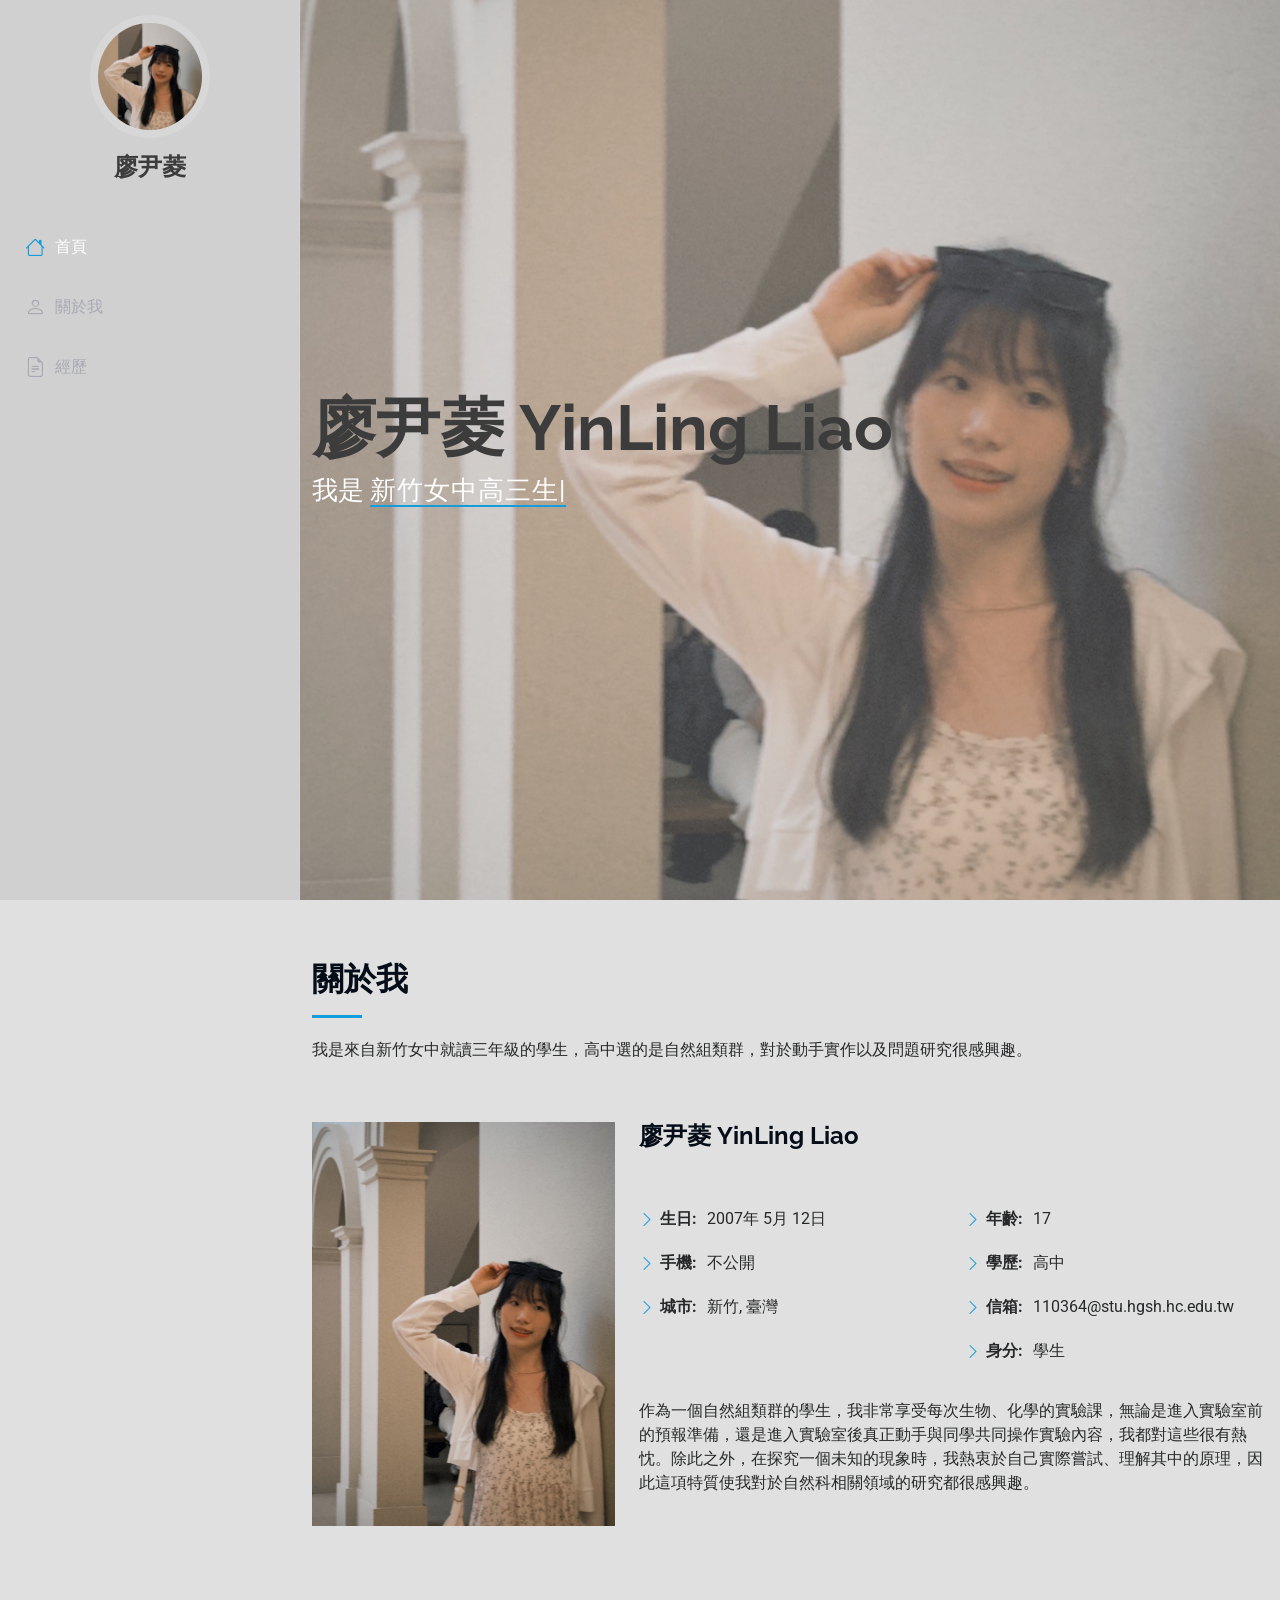
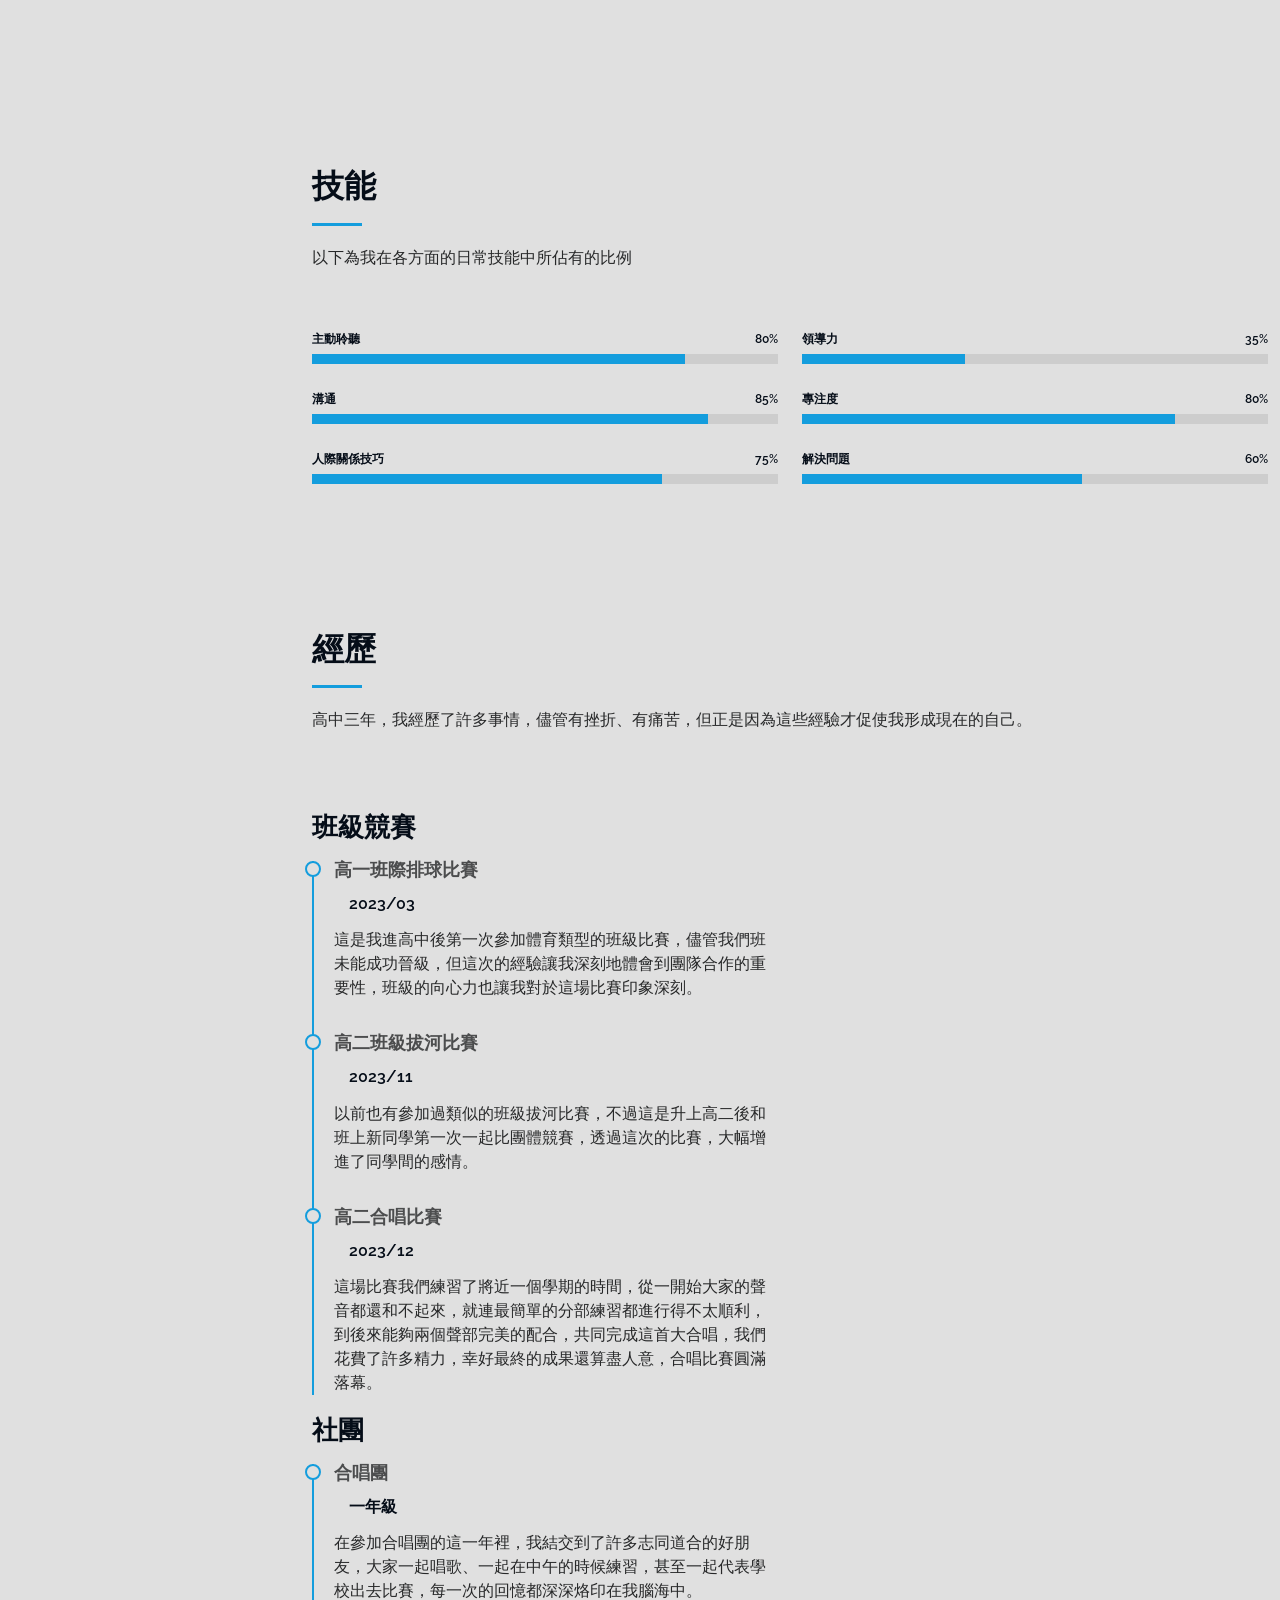
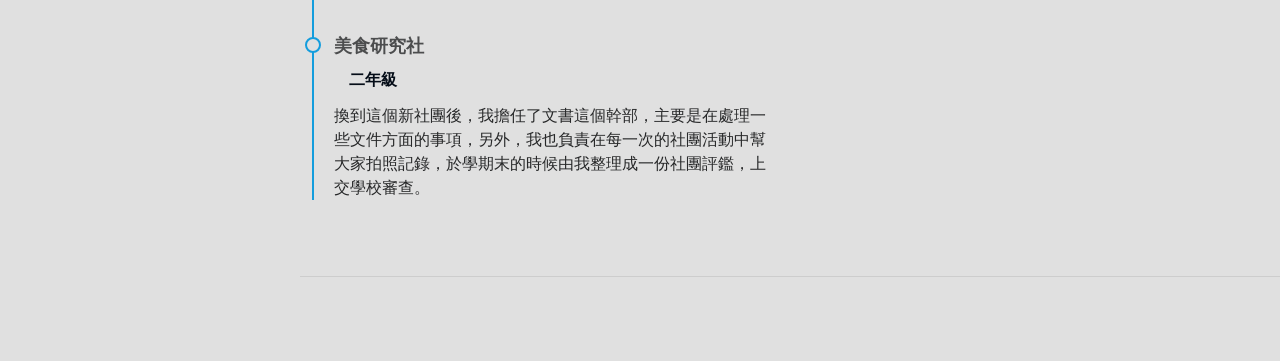
<file: index.html>
<!DOCTYPE html>
<html lang="en">

<head>
  <meta charset="utf-8">
  <meta content="width=device-width, initial-scale=1.0" name="viewport">
  <title>My Introduction</title>
  <meta content="" name="description">
  <meta content="" name="keywords">

  <!-- Favicons -->
  <link href="assets/img/favicon.png" rel="icon">
  <link href="assets/img/apple-touch-icon.png" rel="apple-touch-icon">

  <!-- Fonts -->
  <link href="https://fonts.googleapis.com" rel="preconnect">
  <link href="https://fonts.gstatic.com" rel="preconnect" crossorigin>
  <link href="https://fonts.googleapis.com/css2?family=Roboto:ital,wght@0,100;0,300;0,400;0,500;0,700;0,900;1,100;1,300;1,400;1,500;1,700;1,900&family=Poppins:ital,wght@0,100;0,200;0,300;0,400;0,500;0,600;0,700;0,800;0,900;1,100;1,200;1,300;1,400;1,500;1,600;1,700;1,800;1,900&family=Raleway:ital,wght@0,100;0,200;0,300;0,400;0,500;0,600;0,700;0,800;0,900;1,100;1,200;1,300;1,400;1,500;1,600;1,700;1,800;1,900&display=swap" rel="stylesheet">

  <!-- Vendor CSS Files -->
  <link href="assets/vendor/bootstrap/css/bootstrap.min.css" rel="stylesheet">
  <link href="assets/vendor/bootstrap-icons/bootstrap-icons.css" rel="stylesheet">
  <link href="assets/vendor/aos/aos.css" rel="stylesheet">
  <link href="assets/vendor/glightbox/css/glightbox.min.css" rel="stylesheet">
  <link href="assets/vendor/swiper/swiper-bundle.min.css" rel="stylesheet">

  <!-- Main CSS File -->
  <link href="assets/css/main.css" rel="stylesheet">

  <!-- =======================================================
  * Template Name: iPortfolio
  * Template URL: https://bootstrapmade.com/iportfolio-bootstrap-portfolio-websites-template/
  * Updated: Jun 29 2024 with Bootstrap v5.3.3
  * Author: BootstrapMade.com
  * License: https://bootstrapmade.com/license/
  ======================================================== -->
</head>

<body class="index-page">

  <header id="header" class="header dark-background d-flex flex-column">
    <i class="header-toggle d-xl-none bi bi-list"></i>

    <div class="profile-img">
      <img src="assets/img/MTXX_MR20240401.jpg" alt="" class="img-fluid rounded-circle">
    </div>

    <a href="index.html" class="logo d-flex align-items-center justify-content-center">
      <!-- Uncomment the line below if you also wish to use an image logo -->
      <!-- <img src="assets/img/logo.png" alt=""> -->
      <h1 class="sitename">廖尹菱</h1>
    </a>

    <div class="social-links text-center">
    </div>

    <nav id="navmenu" class="navmenu">
      <ul>
        <li><a href="#hero" class="active"><i class="bi bi-house navicon"></i>首頁</a></li>
        <li><a href="#about"><i class="bi bi-person navicon"></i> 關於我</a></li>
        <li><a href="#resume"><i class="bi bi-file-earmark-text navicon"></i> 經歷</a></li>
      </ul>
    </nav>

  </header>

  <main class="main">

    <!-- Hero Section -->
    <section id="hero" class="hero section dark-background">

      <img src="assets/img/MTXX_MR20240401_181417714.jpg" alt="" data-aos="fade-in" class="">

      <div class="container" data-aos="fade-up" data-aos-delay="500">
        <h2>廖尹菱   YinLing Liao</h2>
        <p>我是 <span class="typed" data-typed-items="新竹女中高三生"></span><span class="typed-cursor typed-cursor--blink" aria-hidden="true"></span><span class="typed-cursor typed-cursor--blink" aria-hidden="true"></span></p>
      </div>

    </section><!-- /Hero Section -->

    <!-- About Section -->
    <section id="about" class="about section">

      <!-- Section Title -->
      <div class="container section-title" data-aos="fade-up">
        <h2>關於我</h2>
        <p>我是來自新竹女中就讀三年級的學生，高中選的是自然組類群，對於動手實作以及問題研究很感興趣。</p>
      </div><!-- End Section Title -->

      <div class="container" data-aos="fade-up" data-aos-delay="100">

        <div class="row gy-4 justify-content-center">
          <div class="col-lg-4">
            <img src="assets/img/MTXX_MR20240401_181417714.jpg" class="img-fluid" alt="">
          </div>
          <div class="col-lg-8 content">
            <h2>廖尹菱 YinLing Liao</h2>
            <p class="fst-italic py-3">
              
            </p>
            <div class="row">
              <div class="col-lg-6">
                <ul>
                  <li><i class="bi bi-chevron-right"></i> <strong>生日:</strong> <span>2007年 5月 12日</span></li>
                  <li><i class="bi bi-chevron-right"></i> <strong>手機:</strong> <span>不公開</span></li>
                  <li><i class="bi bi-chevron-right"></i> <strong>城市:</strong> <span>新竹, 臺灣</span></li>
                </ul>
              </div>
              <div class="col-lg-6">
                <ul>
                  <li><i class="bi bi-chevron-right"></i> <strong>年齡:</strong> <span>17</span></li>
                  <li><i class="bi bi-chevron-right"></i> <strong>學歷:</strong> <span>高中</span></li>
                  <li><i class="bi bi-chevron-right"></i> <strong>信箱:</strong> <span>110364@stu.hgsh.hc.edu.tw</span></li>
                  <li><i class="bi bi-chevron-right"></i> <strong>身分:</strong> <span>學生</span></li>
                </ul>
              </div>
            </div>
            <p class="py-3">
              作為一個自然組類群的學生，我非常享受每次生物、化學的實驗課，無論是進入實驗室前的預報準備，還是進入實驗室後真正動手與同學共同操作實驗內容，我都對這些很有熱忱。除此之外，在探究一個未知的現象時，我熱衷於自己實際嘗試、理解其中的原理，因此這項特質使我對於自然科相關領域的研究都很感興趣。
            </p>
          </div>
        </div>

      </div>

    </section><!-- /About Section -->

    <!-- Stats Section -->
    <section id="stats" class="stats section">

      

    </section><!-- /Stats Section -->

    <!-- Skills Section -->
    <section id="skills" class="skills section light-background">

      <!-- Section Title -->
      <div class="container section-title" data-aos="fade-up">
        <h2>技能</h2>
        <p>以下為我在各方面的日常技能中所佔有的比例</p>
      </div><!-- End Section Title -->

      <div class="container" data-aos="fade-up" data-aos-delay="100">

        <div class="row skills-content skills-animation">

          <div class="col-lg-6">

            <div class="progress">
              <span class="skill"><span>主動聆聽</span> <i class="val">80%</i></span>
              <div class="progress-bar-wrap">
                <div class="progress-bar" role="progressbar" aria-valuenow="80" aria-valuemin="0" aria-valuemax="100"></div>
              </div>
            </div><!-- End Skills Item -->

            <div class="progress">
              <span class="skill"><span>溝通</span> <i class="val">85%</i></span>
              <div class="progress-bar-wrap">
                <div class="progress-bar" role="progressbar" aria-valuenow="85" aria-valuemin="0" aria-valuemax="100"></div>
              </div>
            </div><!-- End Skills Item -->

            <div class="progress">
              <span class="skill"><span>人際關係技巧
</span> <i class="val">75%</i></span>
              <div class="progress-bar-wrap">
                <div class="progress-bar" role="progressbar" aria-valuenow="75" aria-valuemin="0" aria-valuemax="100"></div>
              </div>
            </div><!-- End Skills Item -->

          </div>

          <div class="col-lg-6">

            <div class="progress">
              <span class="skill"><span>領導力
</span> <i class="val">35%</i></span>
              <div class="progress-bar-wrap">
                <div class="progress-bar" role="progressbar" aria-valuenow="35" aria-valuemin="0" aria-valuemax="100"></div>
              </div>
            </div><!-- End Skills Item -->

            <div class="progress">
              <span class="skill"><span>專注度</span> <i class="val">80%</i></span>
              <div class="progress-bar-wrap">
                <div class="progress-bar" role="progressbar" aria-valuenow="80" aria-valuemin="0" aria-valuemax="100"></div>
              </div>
            </div><!-- End Skills Item -->

            <div class="progress">
              <span class="skill"><span>解決問題</span> <i class="val">60%</i></span>
              <div class="progress-bar-wrap">
                <div class="progress-bar" role="progressbar" aria-valuenow="60" aria-valuemin="0" aria-valuemax="100"></div>
              </div>
            </div><!-- End Skills Item -->

          </div>

        </div>

      </div>

    </section><!-- /Skills Section -->

    <!-- Resume Section -->
    <section id="resume" class="resume section">

      <!-- Section Title -->
      <div class="container section-title" data-aos="fade-up">
        <h2>經歷</h2>
        <p>高中三年，我經歷了許多事情，儘管有挫折、有痛苦，但正是因為這些經驗才促使我形成現在的自己。</p>
      </div><!-- End Section Title -->

      <div class="container">

        <div class="row">

          <div class="col-lg-6" data-aos="fade-up" data-aos-delay="100">
            <h3 class="resume-title">班級競賽</h3>

            <div class="resume-item">
              <h4>高一班際排球比賽</h4>
              <h5>2023/03</h5>
              <p>這是我進高中後第一次參加體育類型的班級比賽，儘管我們班未能成功晉級，但這次的經驗讓我深刻地體會到團隊合作的重要性，班級的向心力也讓我對於這場比賽印象深刻。</p>
            </div><!-- Edn Resume Item -->

            <div class="resume-item">
              <h4>高二班級拔河比賽</h4>
              <h5>2023/11</h5>
              <p>以前也有參加過類似的班級拔河比賽，不過這是升上高二後和班上新同學第一次一起比團體競賽，透過這次的比賽，大幅增進了同學間的感情。</p>
            </div><!-- Edn Resume Item -->
            <div class="resume-item pb-0">
              <h4>高二合唱比賽</h4>
			  <h5>2023/12</h5>
              <p>這場比賽我們練習了將近一個學期的時間，從一開始大家的聲音都還和不起來，就連最簡單的分部練習都進行得不太順利，到後來能夠兩個聲部完美的配合，共同完成這首大合唱，我們花費了許多精力，幸好最終的成果還算盡人意，合唱比賽圓滿落幕。</p>
            </div><!-- Edn Resume Item -->

            <h3 class="resume-title">社團</h3>
            <div class="resume-item">
              <h4>合唱團</h4>
              <h5>一年級</h5>
              <p>在參加合唱團的這一年裡，我結交到了許多志同道合的好朋友，大家一起唱歌、一起在中午的時候練習，甚至一起代表學校出去比賽，每一次的回憶都深深烙印在我腦海中。</p>
            </div><!-- Edn Resume Item -->

            <div class="resume-item">
              <h4>美食研究社</h4>
              <h5>二年級</h5>
              <p>換到這個新社團後，我擔任了文書這個幹部，主要是在處理一些文件方面的事項，另外，我也負責在每一次的社團活動中幫大家拍照記錄，於學期末的時候由我整理成一份社團評鑑，上交學校審查。</p>
            </div><!-- Edn Resume Item -->

         

        </div>

      </div>

    </section><!-- /Resume Section -->

    



    
   

    

  </main>

  <footer id="footer" class="footer position-relative light-background">

    <div class="container">
      <div class="copyright text-center ">
        
      </div>
      <div class="credits">
        <!-- All the links in the footer should remain intact. -->
        <!-- You can delete the links only if you've purchased the pro version. -->
        <!-- Licensing information: https://bootstrapmade.com/license/ -->
        <!-- Purchase the pro version with working PHP/AJAX contact form: [buy-url] -->
       
      </div>
    </div>

  </footer>

  <!-- Scroll Top -->
  <a href="#" id="scroll-top" class="scroll-top d-flex align-items-center justify-content-center"><i class="bi bi-arrow-up-short"></i></a>

  <!-- Preloader -->
  <div id="preloader"></div>

  <!-- Vendor JS Files -->
  <script src="assets/vendor/bootstrap/js/bootstrap.bundle.min.js"></script>
  <script src="assets/vendor/php-email-form/validate.js"></script>
  <script src="assets/vendor/aos/aos.js"></script>
  <script src="assets/vendor/typed.js/typed.umd.js"></script>
  <script src="assets/vendor/purecounter/purecounter_vanilla.js"></script>
  <script src="assets/vendor/waypoints/noframework.waypoints.js"></script>
  <script src="assets/vendor/glightbox/js/glightbox.min.js"></script>
  <script src="assets/vendor/imagesloaded/imagesloaded.pkgd.min.js"></script>
  <script src="assets/vendor/isotope-layout/isotope.pkgd.min.js"></script>
  <script src="assets/vendor/swiper/swiper-bundle.min.js"></script>

  <!-- Main JS File -->
  <script src="assets/js/main.js"></script>

</body>

</html>
</file>
<file: assets/css/main.css>
/**
* Template Name: iPortfolio
* Template URL: https://bootstrapmade.com/iportfolio-bootstrap-portfolio-websites-template/
* Updated: Jun 29 2024 with Bootstrap v5.3.3
* Author: BootstrapMade.com
* License: https://bootstrapmade.com/license/
*/

/*--------------------------------------------------------------
# Font & Color Variables
# Help: https://bootstrapmade.com/color-system/
--------------------------------------------------------------*/
/* Fonts */
:root {
  --default-font: "Roboto",  system-ui, -apple-system, "Segoe UI", Roboto, "Helvetica Neue", Arial, "Noto Sans", "Liberation Sans", sans-serif, "Apple Color Emoji", "Segoe UI Emoji", "Segoe UI Symbol", "Noto Color Emoji";
  --heading-font: "Raleway",  sans-serif;
  --nav-font: "Poppins",  sans-serif;
}

/* Global Colors - The following color variables are used throughout the website. Updating them here will change the color scheme of the entire website */
:root { 
  --background-color: #E0E0E0; /* Background color for the entire website, including individual sections */
  --default-color: #272829; /* Default color used for the majority of the text content across the entire website */
  --heading-color: #050d18; /* Color for headings, subheadings and title throughout the website */
  --accent-color: #149ddd; /* Accent color that represents your brand on the website. It's used for buttons, links, and other elements that need to stand out */
  --surface-color: #ffffff; /* The surface color is used as a background of boxed elements within sections, such as cards, icon boxes, or other elements that require a visual separation from the global background. */
  --contrast-color: #ffffff; /* Contrast color for text, ensuring readability against backgrounds of accent, heading, or default colors. */
}

/* Nav Menu Colors - The following color variables are used specifically for the navigation menu. They are separate from the global colors to allow for more customization options */
:root {
  --nav-color: #a8a9b4;  /* The default color of the main navmenu links */
  --nav-hover-color: #ffffff; /* Applied to main navmenu links when they are hovered over or active */
  --nav-mobile-background-color: #040b14; /* Used as the background color for mobile navigation menu */
  --nav-dropdown-background-color: #040b14; /* Used as the background color for dropdown items that appear when hovering over primary navigation items */
  --nav-dropdown-color: #a8a9b4; /* Used for navigation links of the dropdown items in the navigation menu. */
  --nav-dropdown-hover-color: #ffffff; /* Similar to --nav-hover-color, this color is applied to dropdown navigation links when they are hovered over. */
}

/* Color Presets - These classes override global colors when applied to any section or element, providing reuse of the sam color scheme. */

.light-background {
  --background-color: #E0E0E0;
  --surface-color: #ffffff;
}

.dark-background {
  --background-color:#D0D0D0;
  --default-color: #ffffff;
  --heading-color: 	#3C3C3C;
  --surface-color: #151f2b;
  --contrast-color: #ffffff;
}

/* Smooth scroll */
:root {
  scroll-behavior: smooth;
}

/*--------------------------------------------------------------
# General Styling & Shared Classes
--------------------------------------------------------------*/
body {
  color: var(--default-color);
  background-color: var(--background-color);
  font-family: var(--default-font);
}

a {
  color: var(--accent-color);
  text-decoration: none;
  transition: 0.3s;
}

a:hover {
  color: color-mix(in srgb, var(--accent-color), transparent 25%);
  text-decoration: none;
}

h1,
h2,
h3,
h4,
h5,
h6 {
  color: var(--heading-color);
  font-family: var(--heading-font);
}

/* PHP Email Form Messages
------------------------------*/
.php-email-form .error-message {
  display: none;
  background: #df1529;
  color: #ffffff;
  text-align: left;
  padding: 15px;
  margin-bottom: 24px;
  font-weight: 600;
}

.php-email-form .sent-message {
  display: none;
  color: #ffffff;
  background: #059652;
  text-align: center;
  padding: 15px;
  margin-bottom: 24px;
  font-weight: 600;
}

.php-email-form .loading {
  display: none;
  background: var(--surface-color);
  text-align: center;
  padding: 15px;
  margin-bottom: 24px;
}

.php-email-form .loading:before {
  content: "";
  display: inline-block;
  border-radius: 50%;
  width: 24px;
  height: 24px;
  margin: 0 10px -6px 0;
  border: 3px solid var(--accent-color);
  border-top-color: var(--surface-color);
  animation: php-email-form-loading 1s linear infinite;
}

@keyframes php-email-form-loading {
  0% {
    transform: rotate(0deg);
  }

  100% {
    transform: rotate(360deg);
  }
}

/*--------------------------------------------------------------
# Global Header
--------------------------------------------------------------*/
.header {
  color: var(--default-color);
  background-color: var(--background-color);
  position: fixed;
  top: 0;
  left: 0;
  bottom: 0;
  padding: 0 15px;
  width: 300px;
  transition: all ease-in-out 0.3s;
  overflow-y: auto;
  z-index: 997;
  border-right: 1px solid color-mix(in srgb, var(--default-color), transparent 90%);
}

.header .profile-img img {
  margin: 15px auto;
  display: block;
  width: 120px;
  border: 8px solid color-mix(in srgb, var(--default-color), transparent 85%);
}

.header .logo {
  line-height: 1;
  margin-bottom: 15px;
}

.header .logo img {
  max-height: 32px;
  margin-right: 8px;
}

.header .logo h1 {
  font-size: 24px;
  margin: 0;
  font-weight: 700;
  color: var(--heading-color);
}

.header .social-links {
  margin: 0 0 20px 0;
}

.header .social-links a {
  font-size: 16px;
  display: inline-flex;
  align-items: center;
  justify-content: center;
  background: color-mix(in srgb, var(--default-color), transparent 90%);
  color: var(--default-color);
  margin: 0 2px;
  border-radius: 50%;
  text-align: center;
  width: 40px;
  height: 40px;
  transition: 0.3s;
}

.header .social-links a:hover {
  color: var(--contrast-color);
  background: var(--accent-color);
}

@media (min-width: 1200px) {

  .header~main,
  .header~#footer {
    margin-left: 300px;
  }
}

@media (max-width: 1199px) {
  .header {
    left: -100%;
  }
}

.header.header-show {
  left: 0;
}

.header .header-toggle {
  color: var(--contrast-color);
  background-color: var(--accent-color);
  font-size: 22px;
  display: flex;
  align-items: center;
  justify-content: center;
  width: 40px;
  height: 40px;
  border-radius: 50%;
  cursor: pointer;
  position: fixed;
  top: 15px;
  right: 15px;
  z-index: 9999;
  transition: background-color 0.3s;
}

.header .header-toggle:hover {
  color: var(--contrast-color);
  background-color: color-mix(in srgb, var(--accent-color) 90%, white 15%);
}

/*--------------------------------------------------------------
# Navigation Menu
--------------------------------------------------------------*/
.mobile-nav-toggle {
  display: none;
}

.navmenu {
  padding: 0;
  z-index: 9997;
}

.navmenu ul {
  list-style: none;
  padding: 0 0 20px 0;
  margin: 0;
}

.navmenu a,
.navmenu a:focus {
  color: var(--nav-color);
  padding: 15px 10px;
  font-family: var(--nav-font);
  font-size: 16px;
  font-weight: 400;
  display: flex;
  align-items: center;
  white-space: nowrap;
  transition: 0.3s;
  width: 100%;
}

.navmenu a .navicon,
.navmenu a:focus .navicon {
  font-size: 20px;
  margin-right: 10px;
}

.navmenu a .toggle-dropdown,
.navmenu a:focus .toggle-dropdown {
  font-size: 12px;
  line-height: 0;
  margin-left: auto;
  width: 30px;
  height: 30px;
  display: flex;
  align-items: center;
  justify-content: center;
  border-radius: 50%;
  transition: 0.3s;
  flex-shrink: 0;
  background-color: color-mix(in srgb, var(--accent-color), transparent 90%);
}

.navmenu a .toggle-dropdown:hover,
.navmenu a:focus .toggle-dropdown:hover {
  background-color: var(--accent-color);
  color: var(--contrast-color);
}

.navmenu a:hover,
.navmenu .active,
.navmenu .active:focus {
  color: var(--nav-hover-color);
}

.navmenu a:hover .navicon,
.navmenu .active .navicon,
.navmenu .active:focus .navicon {
  color: var(--accent-color);
}

.navmenu .active .toggle-dropdown,
.navmenu .active:focus .toggle-dropdown {
  background-color: var(--accent-color);
  color: var(--contrast-color);
  transform: rotate(180deg);
}

.navmenu .dropdown {
  display: block;
}

.navmenu .dropdown a,
.navmenu .dropdown a:focus {
  color: --nav-dropdown-color;
}

.navmenu .dropdown a:hover,
.navmenu .dropdown .active,
.navmenu .dropdown .active:focus {
  color: var(--nav-dropdown-hover-color);
}

.navmenu .dropdown ul {
  position: static;
  display: none;
  z-index: 99;
  padding: 5px 10px;
  margin: 5px 10px;
  background-color: var(--nav-dropdown-background-color);
  border: 1px solid color-mix(in srgb, var(--default-color), transparent 90%);
  box-shadow: none;
  transition: all 0.5s ease-in-out;
}

.navmenu .dropdown ul ul {
  background-color: rgba(33, 37, 41, 0.1);
}

.navmenu .dropdown>.dropdown-active {
  display: block;
  background-color: rgba(33, 37, 41, 0.03);
}

/*--------------------------------------------------------------
# Global Footer
--------------------------------------------------------------*/
.footer {
  color: var(--default-color);
  background-color: var(--background-color);
  font-size: 14px;
  padding: 40px 0;
  position: relative;
  border-top: 1px solid color-mix(in srgb, var(--default-color), transparent 90%);
}

.footer .copyright p {
  margin-bottom: 0;
}

.footer .credits {
  margin-top: 4px;
  font-size: 13px;
  text-align: center;
}

/*--------------------------------------------------------------
# Preloader
--------------------------------------------------------------*/
#preloader {
  position: fixed;
  inset: 0;
  z-index: 999999;
  overflow: hidden;
  background: var(--background-color);
  transition: all 0.6s ease-out;
}

#preloader:before {
  content: "";
  position: fixed;
  top: calc(50% - 30px);
  left: calc(50% - 30px);
  border: 6px solid #ffffff;
  border-color: var(--accent-color) transparent var(--accent-color) transparent;
  border-radius: 50%;
  width: 60px;
  height: 60px;
  animation: animate-preloader 1.5s linear infinite;
}

@keyframes animate-preloader {
  0% {
    transform: rotate(0deg);
  }

  100% {
    transform: rotate(360deg);
  }
}

/*--------------------------------------------------------------
# Scroll Top Button
--------------------------------------------------------------*/
.scroll-top {
  position: fixed;
  visibility: hidden;
  opacity: 0;
  right: 15px;
  bottom: -15px;
  z-index: 99999;
  background-color: var(--accent-color);
  width: 44px;
  height: 44px;
  border-radius: 50px;
  transition: all 0.4s;
}

.scroll-top i {
  font-size: 24px;
  color: var(--contrast-color);
  line-height: 0;
}

.scroll-top:hover {
  background-color: color-mix(in srgb, var(--accent-color), transparent 20%);
  color: var(--contrast-color);
}

.scroll-top.active {
  visibility: visible;
  opacity: 1;
  bottom: 15px;
}

/*--------------------------------------------------------------
# Disable aos animation delay on mobile devices
--------------------------------------------------------------*/
@media screen and (max-width: 768px) {
  [data-aos-delay] {
    transition-delay: 0 !important;
  }
}

/*--------------------------------------------------------------
# Global Page Titles & Breadcrumbs
--------------------------------------------------------------*/
.page-title {
  color: var(--default-color);
  background-color: var(--background-color);
  padding: 25px 0;
  position: relative;
}

.page-title h1 {
  font-size: 24px;
  font-weight: 700;
}

.page-title .breadcrumbs ol {
  display: flex;
  flex-wrap: wrap;
  list-style: none;
  padding: 0;
  margin: 0;
  font-size: 14px;
  font-weight: 400;
}

.page-title .breadcrumbs ol li+li {
  padding-left: 10px;
}

.page-title .breadcrumbs ol li+li::before {
  content: "/";
  display: inline-block;
  padding-right: 10px;
  color: color-mix(in srgb, var(--default-color), transparent 70%);
}

/*--------------------------------------------------------------
# Global Sections
--------------------------------------------------------------*/
section,
.section {
  color: var(--default-color);
  background-color: var(--background-color);
  padding: 60px 0;
  overflow: clip;
}

/*--------------------------------------------------------------
# Global Section Titles
--------------------------------------------------------------*/
.section-title {
  padding-bottom: 60px;
  position: relative;
}

.section-title h2 {
  font-size: 32px;
  font-weight: 700;
  margin-bottom: 20px;
  padding-bottom: 20px;
  position: relative;
}

.section-title h2:after {
  content: "";
  position: absolute;
  display: block;
  width: 50px;
  height: 3px;
  background: var(--accent-color);
  left: 0;
  bottom: 0;
}

.section-title p {
  margin-bottom: 0;
}

/*--------------------------------------------------------------
# Hero Section
--------------------------------------------------------------*/
.hero {
  width: 100%;
  min-height: 100vh;
  position: relative;
  padding: 80px 0;
  display: flex;
  align-items: center;
  justify-content: center;
}

.hero img {
  position: absolute;
  inset: 0;
  display: block;
  width: 100%;
  height: 100%;
  object-fit: cover;
  z-index: 1;
}

.hero:before {
  content: "";
  background: color-mix(in srgb, var(--background-color), transparent 70%);
  position: absolute;
  inset: 0;
  z-index: 2;
}

.hero .container {
  position: relative;
  z-index: 3;
}

.hero h2 {
  margin: 0;
  font-size: 64px;
  font-weight: 700;
}

.hero p {
  margin: 5px 0 0 0;
  font-size: 26px;
}

.hero p span {
  letter-spacing: 1px;
  border-bottom: 2px solid var(--accent-color);
}

.hero .social-links {
  margin-top: 25px;
}

.hero .social-links a {
  font-size: 24px;
  display: inline-block;
  color: color-mix(in srgb, var(--default-color), transparent 50%);
  line-height: 1;
  margin-right: 20px;
  transition: 0.3s;
}

.hero .social-links a:hover {
  color: var(--accent-color);
}

@media (max-width: 768px) {
  .hero h2 {
    font-size: 32px;
  }

  .hero p {
    font-size: 20px;
  }
}

/*--------------------------------------------------------------
# About Section
--------------------------------------------------------------*/
.about .content h2 {
  font-weight: 700;
  font-size: 24px;
}

.about .content ul {
  list-style: none;
  padding: 0;
}

.about .content ul li {
  margin-bottom: 20px;
  display: flex;
  align-items: center;
}

.about .content ul strong {
  margin-right: 10px;
}

.about .content ul i {
  font-size: 16px;
  margin-right: 5px;
  color: var(--accent-color);
  line-height: 0;
}

/*--------------------------------------------------------------
# Stats Section
--------------------------------------------------------------*/
.stats .stats-item {
  padding: 30px;
  width: 100%;
}

.stats .stats-item i {
  color: var(--accent-color);
  display: block;
  font-size: 44px;
  float: left;
  line-height: 0;
}

.stats .stats-item .purecounter {
  color: var(--heading-color);
  font-size: 48px;
  line-height: 40px;
  display: block;
  font-weight: 700;
  margin-left: 60px;
}

.stats .stats-item p {
  color: color-mix(in srgb, var(--default-color), transparent 40%);
  padding: 15px 0 0 0;
  margin: 0 0 0 60px;
  font-family: var(--heading-font);
  font-size: 14px;
}

/*--------------------------------------------------------------
# Skills Section
--------------------------------------------------------------*/
.skills .progress {
  height: 60px;
  display: block;
  background: none;
  border-radius: 0;
}

.skills .progress .skill {
  color: var(--heading-color);
  padding: 0;
  margin: 0 0 6px 0;
  text-transform: uppercase;
  display: block;
  font-weight: 600;
  font-family: var(--heading-font);
}

.skills .progress .skill .val {
  float: right;
  font-style: normal;
}

.skills .progress-bar-wrap {
  background: color-mix(in srgb, var(--default-color), transparent 90%);
  height: 10px;
}

.skills .progress-bar {
  width: 1px;
  height: 10px;
  transition: 0.9s;
  background-color: var(--accent-color);
}

/*--------------------------------------------------------------
# Resume Section
--------------------------------------------------------------*/
.resume .resume-title {
  color: var(--heading-color);
  font-size: 26px;
  font-weight: 700;
  margin-top: 20px;
  margin-bottom: 20px;
}

.resume .resume-item {
  padding: 0 0 20px 20px;
  margin-top: -2px;
  border-left: 2px solid var(--accent-color);
  position: relative;
}

.resume .resume-item h4 {
  line-height: 18px;
  font-size: 18px;
  font-weight: 600;
  text-transform: uppercase;
  color: color-mix(in srgb, var(--default-color), transparent 20%);
  margin-bottom: 10px;
}

.resume .resume-item h5 {
  font-size: 16px;
  padding: 5px 15px;
  display: inline-block;
  font-weight: 600;
  margin-bottom: 10px;
}

.resume .resume-item ul {
  padding-left: 20px;
}

.resume .resume-item ul li {
  padding-bottom: 10px;
}

.resume .resume-item:last-child {
  padding-bottom: 0;
}

.resume .resume-item::before {
  content: "";
  position: absolute;
  width: 16px;
  height: 16px;
  border-radius: 50px;
  left: -9px;
  top: 0;
  background: var(--background-color);
  border: 2px solid var(--accent-color);
}

/*--------------------------------------------------------------
# Portfolio Section
--------------------------------------------------------------*/
.portfolio .portfolio-filters {
  padding: 0;
  margin: 0 auto 20px auto;
  list-style: none;
  text-align: center;
}

.portfolio .portfolio-filters li {
  cursor: pointer;
  display: inline-block;
  padding: 0;
  font-size: 14px;
  font-weight: 400;
  margin: 0 10px;
  line-height: 1;
  text-transform: uppercase;
  margin-bottom: 10px;
  transition: all 0.3s ease-in-out;
}

.portfolio .portfolio-filters li:hover,
.portfolio .portfolio-filters li.filter-active {
  color: var(--accent-color);
}

.portfolio .portfolio-filters li:first-child {
  margin-left: 0;
}

.portfolio .portfolio-filters li:last-child {
  margin-right: 0;
}

@media (max-width: 575px) {
  .portfolio .portfolio-filters li {
    font-size: 14px;
    margin: 0 5px;
  }
}

.portfolio .portfolio-content {
  position: relative;
  overflow: hidden;
}

.portfolio .portfolio-content img {
  transition: 0.3s;
}

.portfolio .portfolio-content .portfolio-info {
  opacity: 0;
  position: absolute;
  inset: 0;
  z-index: 3;
  transition: all ease-in-out 0.3s;
  background: rgba(0, 0, 0, 0.6);
  padding: 15px;
}

.portfolio .portfolio-content .portfolio-info h4 {
  font-size: 14px;
  padding: 5px 10px;
  font-weight: 400;
  color: #ffffff;
  display: inline-block;
  background-color: var(--accent-color);
}

.portfolio .portfolio-content .portfolio-info p {
  position: absolute;
  bottom: 10px;
  text-align: center;
  display: inline-block;
  left: 0;
  right: 0;
  font-size: 16px;
  font-weight: 600;
  color: rgba(255, 255, 255, 0.8);
}

.portfolio .portfolio-content .portfolio-info .preview-link,
.portfolio .portfolio-content .portfolio-info .details-link {
  position: absolute;
  left: calc(50% - 40px);
  font-size: 26px;
  top: calc(50% - 14px);
  color: #fff;
  transition: 0.3s;
  line-height: 1.2;
}

.portfolio .portfolio-content .portfolio-info .preview-link:hover,
.portfolio .portfolio-content .portfolio-info .details-link:hover {
  color: var(--accent-color);
}

.portfolio .portfolio-content .portfolio-info .details-link {
  left: 50%;
  font-size: 34px;
  line-height: 0;
}

.portfolio .portfolio-content:hover .portfolio-info {
  opacity: 1;
}

.portfolio .portfolio-content:hover img {
  transform: scale(1.1);
}

/*--------------------------------------------------------------
# Services Section
--------------------------------------------------------------*/
.services .service-item {
  position: relative;
}

.services .service-item .icon {
  background: var(--accent-color);
  display: flex;
  align-items: center;
  justify-content: center;
  width: 54px;
  height: 54px;
  border-radius: 50%;
  transition: 0.5s;
  border: 1px solid var(--accent-color);
  margin-right: 20px;
}

.services .service-item .icon i {
  color: var(--contrast-color);
  font-size: 24px;
  line-height: 0;
}

.services .service-item:hover .icon {
  background: var(--surface-color);
}

.services .service-item:hover .icon i {
  color: var(--accent-color);
}

.services .service-item .title {
  font-weight: 700;
  margin-bottom: 15px;
  font-size: 18px;
}

.services .service-item .title a {
  color: var(--heading-color);
}

.services .service-item .title a:hover {
  color: var(--accent-color);
}

.services .service-item .description {
  line-height: 24px;
  font-size: 14px;
}

/*--------------------------------------------------------------
# Testimonials Section
--------------------------------------------------------------*/
.testimonials .testimonials-carousel,
.testimonials .testimonials-slider {
  overflow: hidden;
}

.testimonials .testimonial-item {
  box-sizing: content-box;
  text-align: center;
  min-height: 320px;
}

.testimonials .testimonial-item .testimonial-img {
  width: 90px;
  border-radius: 50%;
  margin: 0 auto;
}

.testimonials .testimonial-item h3 {
  font-size: 18px;
  font-weight: bold;
  margin: 10px 0 5px 0;
}

.testimonials .testimonial-item h4 {
  font-size: 14px;
  color: color-mix(in srgb, var(--default-color), transparent 20%);
  margin: 0;
}

.testimonials .testimonial-item .quote-icon-left,
.testimonials .testimonial-item .quote-icon-right {
  color: color-mix(in srgb, var(--accent-color), transparent 40%);
  font-size: 26px;
  line-height: 0;
}

.testimonials .testimonial-item .quote-icon-left {
  display: inline-block;
  left: -5px;
  position: relative;
}

.testimonials .testimonial-item .quote-icon-right {
  display: inline-block;
  right: -5px;
  position: relative;
  top: 10px;
  transform: scale(-1, -1);
}

.testimonials .testimonial-item p {
  font-style: italic;
  margin: 0 15px 15px 15px;
  padding: 20px;
  background-color: var(--surface-color);
  position: relative;
  margin-bottom: 35px;
  border-radius: 6px;
  box-shadow: 0px 2px 15px rgba(0, 0, 0, 0.1);
}

.testimonials .testimonial-item p::after {
  content: "";
  width: 0;
  height: 0;
  border-top: 20px solid var(--surface-color);
  border-right: 20px solid transparent;
  border-left: 20px solid transparent;
  position: absolute;
  bottom: -20px;
  left: calc(50% - 20px);
}

.testimonials .swiper-wrapper {
  height: auto;
}

.testimonials .swiper-pagination {
  margin-top: 40px;
  position: relative;
}

.testimonials .swiper-pagination .swiper-pagination-bullet {
  width: 12px;
  height: 12px;
  background-color: var(--background-color);
  opacity: 1;
  border: 1px solid var(--accent-color);
}

.testimonials .swiper-pagination .swiper-pagination-bullet-active {
  background-color: var(--accent-color);
}

/*--------------------------------------------------------------
# Contact Section
--------------------------------------------------------------*/
.contact .info-wrap {
  background-color: var(--surface-color);
  box-shadow: 0px 0px 20px rgba(0, 0, 0, 0.1);
  padding: 30px;
}

@media (max-width: 575px) {
  .contact .info-wrap {
    padding: 20px;
  }
}

.contact .info-item {
  margin-bottom: 40px;
}

.contact .info-item i {
  font-size: 20px;
  color: var(--accent-color);
  background: color-mix(in srgb, var(--accent-color), transparent 92%);
  width: 44px;
  height: 44px;
  display: flex;
  justify-content: center;
  align-items: center;
  border-radius: 50px;
  transition: all 0.3s ease-in-out;
  margin-right: 15px;
}

.contact .info-item h3 {
  padding: 0;
  font-size: 18px;
  font-weight: 700;
  margin-bottom: 5px;
}

.contact .info-item p {
  padding: 0;
  margin-bottom: 0;
  font-size: 14px;
}

.contact .info-item:hover i {
  background: var(--accent-color);
  color: var(--contrast-color);
}

.contact .php-email-form {
  background-color: var(--surface-color);
  height: 100%;
  padding: 30px;
  box-shadow: 0px 0px 20px rgba(0, 0, 0, 0.1);
}

@media (max-width: 575px) {
  .contact .php-email-form {
    padding: 20px;
  }
}

.contact .php-email-form input[type=text],
.contact .php-email-form input[type=email],
.contact .php-email-form textarea {
  font-size: 14px;
  padding: 10px 15px;
  box-shadow: none;
  border-radius: 0;
  color: var(--default-color);
  background-color: var(--surface-color);
  border-color: color-mix(in srgb, var(--default-color), transparent 80%);
}

.contact .php-email-form input[type=text]:focus,
.contact .php-email-form input[type=email]:focus,
.contact .php-email-form textarea:focus {
  border-color: var(--accent-color);
}

.contact .php-email-form input[type=text]::placeholder,
.contact .php-email-form input[type=email]::placeholder,
.contact .php-email-form textarea::placeholder {
  color: color-mix(in srgb, var(--default-color), transparent 70%);
}

.contact .php-email-form button[type=submit] {
  color: var(--contrast-color);
  background: var(--accent-color);
  border: 0;
  padding: 10px 30px;
  transition: 0.4s;
  border-radius: 50px;
}

.contact .php-email-form button[type=submit]:hover {
  background: color-mix(in srgb, var(--accent-color), transparent 25%);
}

/*--------------------------------------------------------------
# Portfolio Details Section
--------------------------------------------------------------*/
.portfolio-details .portfolio-details-slider img {
  width: 100%;
}

.portfolio-details .portfolio-details-slider .swiper-pagination {
  margin-top: 20px;
  position: relative;
}

.portfolio-details .portfolio-details-slider .swiper-pagination .swiper-pagination-bullet {
  width: 12px;
  height: 12px;
  background-color: color-mix(in srgb, var(--default-color), transparent 85%);
  opacity: 1;
}

.portfolio-details .portfolio-details-slider .swiper-pagination .swiper-pagination-bullet-active {
  background-color: var(--accent-color);
}

.portfolio-details .portfolio-info {
  padding: 30px;
  box-shadow: 0px 0 30px rgba(0, 0, 0, 0.1);
}

.portfolio-details .portfolio-info h3 {
  font-size: 22px;
  font-weight: 700;
  margin-bottom: 20px;
  padding-bottom: 20px;
  border-bottom: 1px solid color-mix(in srgb, var(--default-color), transparent 85%);
}

.portfolio-details .portfolio-info ul {
  list-style: none;
  padding: 0;
  font-size: 15px;
}

.portfolio-details .portfolio-info ul li+li {
  margin-top: 10px;
}

.portfolio-details .portfolio-description {
  padding-top: 30px;
}

.portfolio-details .portfolio-description h2 {
  font-size: 26px;
  font-weight: 700;
  margin-bottom: 20px;
}

.portfolio-details .portfolio-description p {
  padding: 0;
  color: color-mix(in srgb, var(--default-color), transparent 30%);
}

/*--------------------------------------------------------------
# Service Details Section
--------------------------------------------------------------*/
.service-details .services-list {
  padding: 10px 30px;
  border: 1px solid color-mix(in srgb, var(--default-color), transparent 90%);
  margin-bottom: 20px;
}

.service-details .services-list a {
  display: block;
  line-height: 1;
  padding: 8px 0 8px 15px;
  border-left: 3px solid color-mix(in srgb, var(--default-color), transparent 70%);
  margin: 20px 0;
  color: color-mix(in srgb, var(--default-color), transparent 20%);
  transition: 0.3s;
}

.service-details .services-list a.active {
  color: var(--heading-color);
  font-weight: 700;
  border-color: var(--accent-color);
}

.service-details .services-list a:hover {
  border-color: var(--accent-color);
}

.service-details .services-img {
  margin-bottom: 20px;
}

.service-details h3 {
  font-size: 26px;
  font-weight: 700;
}

.service-details h4 {
  font-size: 20px;
  font-weight: 700;
}

.service-details p {
  font-size: 15px;
}

.service-details ul {
  list-style: none;
  padding: 0;
  font-size: 15px;
}

.service-details ul li {
  padding: 5px 0;
  display: flex;
  align-items: center;
}

.service-details ul i {
  font-size: 20px;
  margin-right: 8px;
  color: var(--accent-color);
}

/*--------------------------------------------------------------
# Starter Section Section
--------------------------------------------------------------*/
.starter-section {
  /* Add your styles here */
}
</file>
